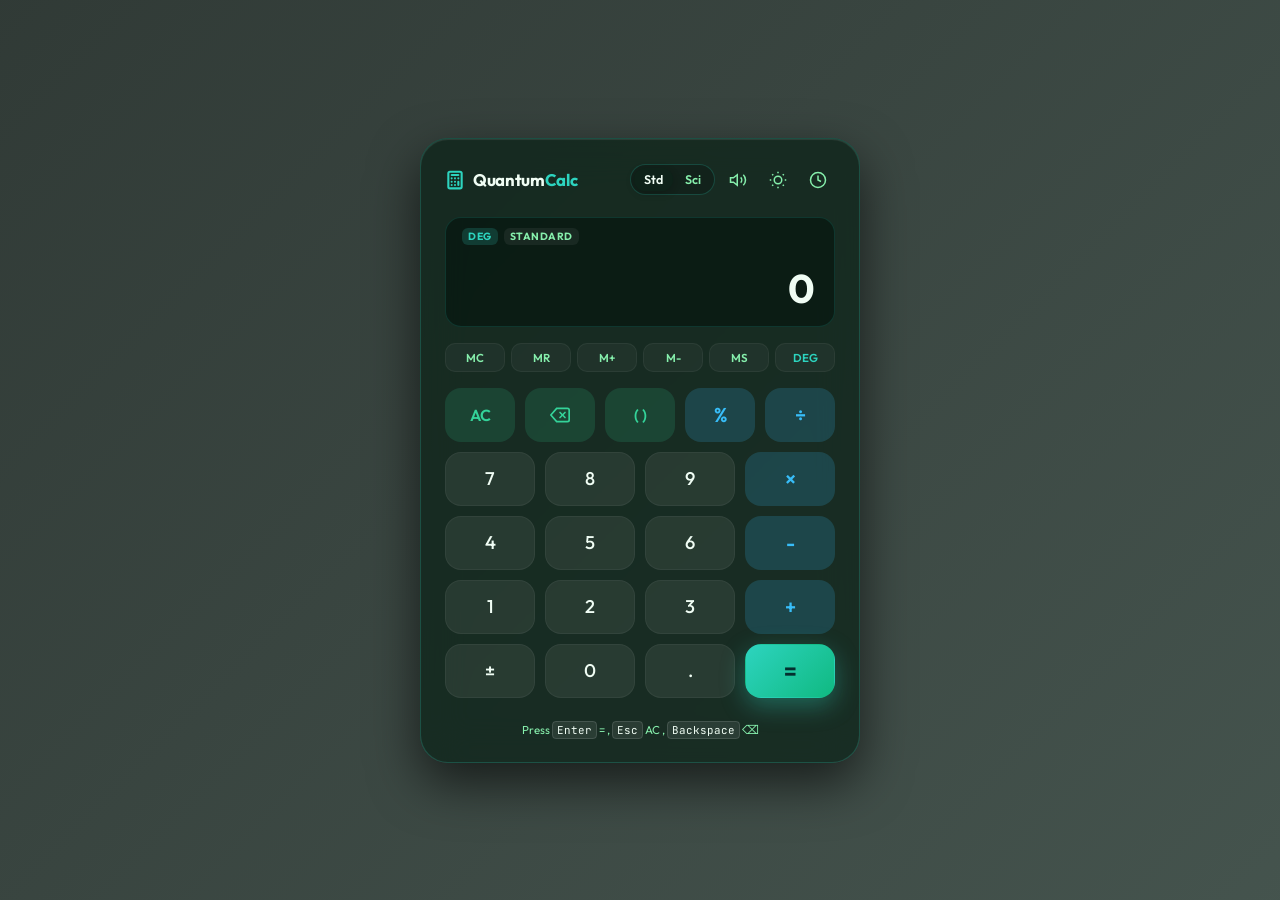
<file: index.html>
<!DOCTYPE html>
<html lang="en" data-theme="nature">
<head>
  <meta charset="UTF-8">
  <meta name="viewport" content="width=device-width, initial-scale=1.0">
  <meta name="description" content="A sleek, powerful, and responsive modern calculator web application with Standard and Scientific modes, history log, customizable themes, and keyboard support.">
  <title>Quantum Calc | Modern Scientific Calculator</title>
  <link rel="preconnect" href="https://fonts.googleapis.com">
  <link rel="preconnect" href="https://fonts.gstatic.com" crossorigin>
  <link href="https://fonts.googleapis.com/css2?family=Outfit:wght@300;400;500;600;700&family=JetBrains+Mono:wght@400;500;700&display=swap" rel="stylesheet">
  <link rel="stylesheet" href="styles.css">
</head>
<body>
  <div class="app-container">
    <!-- Main Calculator Unit -->
    <main class="calculator" id="calculator-app" aria-label="Calculator App">
      
      <!-- Top Bar / Controls Header -->
      <header class="calc-header">
        <div class="brand">
          <div class="logo-icon">
            <svg width="20" height="20" viewBox="0 0 24 24" fill="none" stroke="currentColor" stroke-width="2.5" stroke-linecap="round" stroke-linejoin="round">
              <rect x="4" y="2" width="16" height="20" rx="2"/>
              <line x1="8" y1="6" x2="16" y2="6"/>
              <line x1="16" y1="14" x2="16" y2="18"/>
              <path d="M16 10h.01"/>
              <path d="M12 10h.01"/>
              <path d="M8 10h.01"/>
              <path d="M12 14h.01"/>
              <path d="M8 14h.01"/>
              <path d="M12 18h.01"/>
              <path d="M8 18h.01"/>
            </svg>
          </div>
          <span class="brand-name">Quantum<span class="brand-accent">Calc</span></span>
        </div>

        <div class="header-actions">
          <!-- Mode Switcher -->
          <div class="mode-toggle-group" role="radiogroup" aria-label="Calculator Mode">
            <button type="button" class="mode-btn active" id="btn-mode-standard" data-mode="standard" title="Standard Mode">Std</button>
            <button type="button" class="mode-btn" id="btn-mode-scientific" data-mode="scientific" title="Scientific Mode">Sci</button>
          </div>

          <!-- Sound Toggle -->
          <button type="button" class="icon-btn" id="sound-toggle" title="Toggle Sound Feedback" aria-label="Toggle Sound">
            <svg class="sound-icon-on" width="18" height="18" viewBox="0 0 24 24" fill="none" stroke="currentColor" stroke-width="2">
              <polygon points="11 5 6 9 2 9 2 15 6 15 11 19 11 5"/>
              <path d="M19.07 4.93a10 10 0 0 1 0 14.14M15.54 8.46a5 5 0 0 1 0 7.07"/>
            </svg>
            <svg class="sound-icon-off hidden" width="18" height="18" viewBox="0 0 24 24" fill="none" stroke="currentColor" stroke-width="2">
              <line x1="1" y1="1" x2="23" y2="23"/>
              <polygon points="11 5 6 9 2 9 2 15 6 15 11 19 11 5"/>
            </svg>
          </button>

          <!-- Theme Dropdown -->
          <div class="theme-selector">
            <button type="button" class="icon-btn" id="theme-menu-btn" title="Change Theme" aria-label="Change Theme">
              <svg width="18" height="18" viewBox="0 0 24 24" fill="none" stroke="currentColor" stroke-width="2">
                <circle cx="12" cy="12" r="5"/>
                <path d="M12 1v2M12 21v2M4.22 4.22l1.42 1.42M18.36 18.36l1.42 1.42M1 12h2M21 12h2M4.22 19.78l1.42-1.42M18.36 5.64l1.42-1.42"/>
              </svg>
            </button>
            <div class="theme-dropdown hidden" id="theme-dropdown">
              <button type="button" class="theme-opt active" data-theme="nature">
                <span class="theme-dot nature"></span> 🌲 Forest & River Wildlife
              </button>
              <button type="button" class="theme-opt" data-theme="cyberpunk">
                <span class="theme-dot cyberpunk"></span> 🌉 Cyberpunk Neon Bridge
              </button>
              <button type="button" class="theme-opt" data-theme="glass">
                <span class="theme-dot glass"></span> 🏔️ Cloud Mountain Bridge
              </button>
              <button type="button" class="theme-opt" data-theme="oled">
                <span class="theme-dot oled"></span> 🌌 Cosmic Nebula & Wildlife
              </button>
            </div>
          </div>

          <!-- History Toggle -->
          <button type="button" class="icon-btn" id="history-toggle" title="View History" aria-label="Toggle History">
            <svg width="18" height="18" viewBox="0 0 24 24" fill="none" stroke="currentColor" stroke-width="2">
              <circle cx="12" cy="12" r="10"/>
              <polyline points="12 6 12 12 16 14"/>
            </svg>
          </button>
        </div>
      </header>

      <!-- Calculator Display Screen -->
      <section class="calc-display-container">
        <!-- Display Badges / Status Indicators -->
        <div class="display-badges">
          <span class="badge badge-deg" id="angle-badge" title="Angle Mode (Click to toggle Deg/Rad)">DEG</span>
          <span class="badge badge-mem hidden" id="memory-badge" title="Memory stored">M</span>
          <span class="badge badge-mode" id="mode-badge">STANDARD</span>
        </div>

        <!-- Expression Preview Line -->
        <div class="expression-line" id="expression-display" aria-live="polite"></div>

        <!-- Primary Output Display -->
        <div class="result-line-wrapper">
          <div class="result-line" id="result-display" tabindex="0" aria-live="assertive">0</div>
        </div>
      </section>

      <!-- Memory Toolbar -->
      <div class="memory-bar">
        <button type="button" class="mem-btn" data-action="mc" id="btn-mc" title="Memory Clear">MC</button>
        <button type="button" class="mem-btn" data-action="mr" id="btn-mr" title="Memory Recall">MR</button>
        <button type="button" class="mem-btn" data-action="m-plus" id="btn-mplus" title="Memory Add">M+</button>
        <button type="button" class="mem-btn" data-action="m-minus" id="btn-mminus" title="Memory Subtract">M-</button>
        <button type="button" class="mem-btn" data-action="ms" id="btn-ms" title="Memory Store">MS</button>
        <button type="button" class="mem-btn highlight-badge" id="btn-angle-toggle" title="Toggle Degrees / Radians">DEG</button>
      </div>

      <!-- Keypad Container -->
      <div class="keypad-container" id="keypad">
        
        <!-- Scientific Panel (Visible in Sci mode) -->
        <div class="sci-keypad hidden" id="sci-keypad">
          <button type="button" class="key key-sci" data-action="func" data-value="sin" title="Sine (sin)">sin</button>
          <button type="button" class="key key-sci" data-action="func" data-value="cos" title="Cosine (cos)">cos</button>
          <button type="button" class="key key-sci" data-action="func" data-value="tan" title="Tangent (tan)">tan</button>
          <button type="button" class="key key-sci" data-action="func" data-value="asin" title="Arcsine (asin)">sin⁻¹</button>
          <button type="button" class="key key-sci" data-action="func" data-value="acos" title="Arccosine (acos)">cos⁻¹</button>

          <button type="button" class="key key-sci" data-action="func" data-value="atan" title="Arctangent (atan)">tan⁻¹</button>
          <button type="button" class="key key-sci" data-action="func" data-value="log" title="Logarithm base 10">log</button>
          <button type="button" class="key key-sci" data-action="func" data-value="ln" title="Natural Logarithm">ln</button>
          <button type="button" class="key key-sci" data-action="func" data-value="sqrt" title="Square Root (√)">√</button>
          <button type="button" class="key key-sci" data-action="func" data-value="cbrt" title="Cube Root (∛)">∛</button>

          <button type="button" class="key key-sci" data-action="operator" data-value="^" title="Exponentiation (x^y)">xʸ</button>
          <button type="button" class="key key-sci" data-action="operator" data-value="^2" title="Square (x²)">x²</button>

          <button type="button" class="key key-sci" data-action="constant" data-value="π" title="Pi (π)">π</button>
          <button type="button" class="key key-sci" data-action="constant" data-value="e" title="Euler's Number (e)">e</button>
          <button type="button" class="key key-sci" data-action="action" data-value="factorial" title="Factorial (!)">n!</button>
        </div>

        <!-- Standard Keypad Grid -->
        <div class="std-keypad" id="std-keypad">
          <!-- Row 1 -->
          <button type="button" class="key key-func" data-action="clear-all" title="Clear All (Escape)">AC</button>
          <button type="button" class="key key-func" data-action="backspace" title="Backspace (Backspace)">
            <svg width="20" height="20" viewBox="0 0 24 24" fill="none" stroke="currentColor" stroke-width="2" stroke-linecap="round">
              <path d="M21 4H8l-7 8 7 8h13a2 2 0 0 0 2-2V6a2 2 0 0 0-2-2z"/>
              <line x1="18" y1="9" x2="12" y2="15"/>
              <line x1="12" y1="9" x2="18" y2="15"/>
            </svg>
          </button>
          <button type="button" class="key key-func" data-action="parentheses" data-value="()" title="Parentheses ()">( )</button>
          <button type="button" class="key key-operator" data-action="operator" data-value="%" title="Percent">%</button>
          <button type="button" class="key key-operator" data-action="operator" data-value="÷" title="Divide (/)">÷</button>

          <!-- Row 2 -->
          <button type="button" class="key key-num" data-action="num" data-value="7">7</button>
          <button type="button" class="key key-num" data-action="num" data-value="8">8</button>
          <button type="button" class="key key-num" data-action="num" data-value="9">9</button>
          <button type="button" class="key key-operator" data-action="operator" data-value="×" title="Multiply (*)">×</button>

          <!-- Row 3 -->
          <button type="button" class="key key-num" data-action="num" data-value="4">4</button>
          <button type="button" class="key key-num" data-action="num" data-value="5">5</button>
          <button type="button" class="key key-num" data-action="num" data-value="6">6</button>
          <button type="button" class="key key-operator" data-action="operator" data-value="-" title="Subtract (-)">-</button>

          <!-- Row 4 -->
          <button type="button" class="key key-num" data-action="num" data-value="1">1</button>
          <button type="button" class="key key-num" data-action="num" data-value="2">2</button>
          <button type="button" class="key key-num" data-action="num" data-value="3">3</button>
          <button type="button" class="key key-operator" data-action="operator" data-value="+" title="Add (+)">+</button>

          <!-- Row 5 -->
          <button type="button" class="key key-num" data-action="negate" title="Plus / Minus (±)">±</button>
          <button type="button" class="key key-num" data-action="num" data-value="0">0</button>
          <button type="button" class="key key-num" data-action="decimal" data-value="." title="Decimal point (.)">.</button>
          <button type="button" class="key key-equals" data-action="calculate" title="Calculate (Enter / =)">=</button>
        </div>

      </div>

      <!-- Quick Keyboard Hint Footer -->
      <footer class="calc-footer">
        <span class="hint-text">Press <kbd>Enter</kbd> = , <kbd>Esc</kbd> AC , <kbd>Backspace</kbd> ⌫</span>
      </footer>

    </main>

    <!-- History Drawer Side Panel -->
    <aside class="history-panel hidden" id="history-panel" aria-label="Calculation History">
      <div class="history-header">
        <h3>Calculation History</h3>
        <div class="history-actions">
          <button type="button" class="icon-btn text-btn" id="clear-history-btn" title="Clear History">Clear</button>
          <button type="button" class="icon-btn" id="close-history-btn" title="Close History" aria-label="Close History">
            <svg width="20" height="20" viewBox="0 0 24 24" fill="none" stroke="currentColor" stroke-width="2">
              <line x1="18" y1="6" x2="6" y2="18"/>
              <line x1="6" y1="6" x2="18" y2="18"/>
            </svg>
          </button>
        </div>
      </div>

      <div class="history-list" id="history-list">
        <div class="empty-history" id="empty-history-msg">
          <svg width="36" height="36" viewBox="0 0 24 24" fill="none" stroke="currentColor" stroke-width="1.5">
            <circle cx="12" cy="12" r="10"/>
            <polyline points="12 6 12 12 16 14"/>
          </svg>
          <p>No history yet</p>
          <span>Your calculations will appear here.</span>
        </div>
      </div>
    </aside>
  </div>

  <script src="script.js"></script>
</body>
</html>
</file>
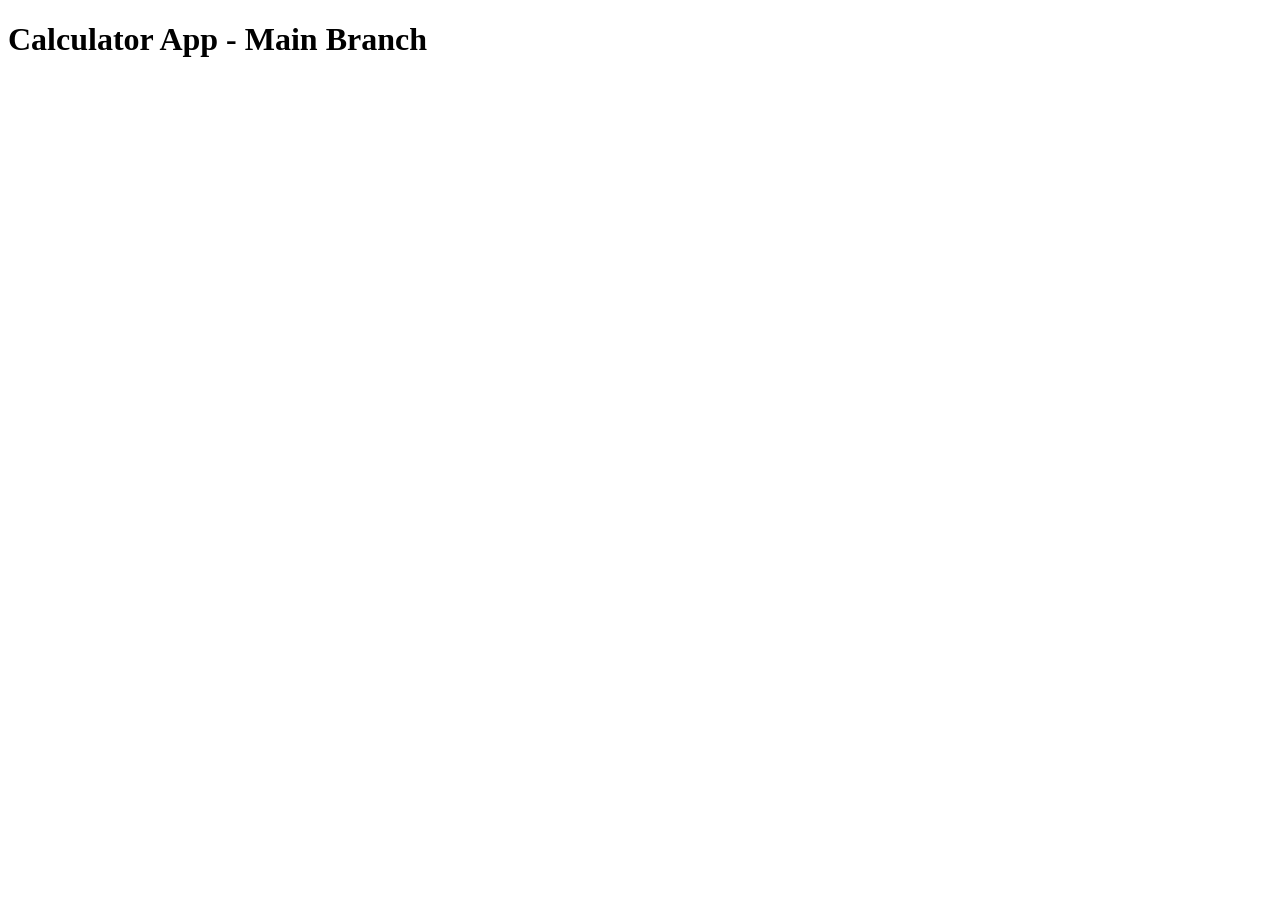
<file: indexfavicon.html>
<!DOCTYPE html>
<html lang="en">
<head>
  <meta charset="UTF-8">
  <meta name="viewport" content="width=device-width, initial-scale=1.0">
  <title>Calculator App</title>
  <!-- Orange / Yellow SVG Favicon -->
  <link rel="icon" type="image/svg+xml" href="data:image/svg+xml,<svg xmlns='http://www.w3.org/2000/svg' viewBox='0 0 100 100'><rect width='100' height='100' rx='24' fill='%23ff9800'/><rect x='15' y='15' width='70' height='22' rx='6' fill='%23fff3e0'/><circle cx='30' cy='52' r='8' fill='%23ffffff'/><circle cx='50' cy='52' r='8' fill='%23ffffff'/><circle cx='70' cy='52' r='8' fill='%23ffffff'/><circle cx='30' cy='74' r='8' fill='%23ffffff'/><circle cx='50' cy='74' r='8' fill='%23ffffff'/><circle cx='70' cy='74' r='8' fill='%23e65100'/></svg>">
</head>
<body>
  <h1>Calculator App - Main Branch</h1>
</body>
</html>
</file>
<file: styles.css>
/* ==========================================================================
   QUANTUM CALC - MODERN DESIGN SYSTEM & STYLES
   ========================================================================== */

/* --------------------------------------------------------------------------
   1. COLOR PALETTES & THEME TOKENS
   -------------------------------------------------------------------------- */
:root {
  /* Default Theme: Cyberpunk Dark */
  --bg-gradient: radial-gradient(circle at 50% 20%, #1a1528 0%, #0d0b14 100%);
  --card-bg: rgba(23, 19, 36, 0.75);
  --card-border: rgba(255, 255, 255, 0.12);
  --card-shadow: 0 20px 50px rgba(0, 0, 0, 0.5), inset 0 1px 1px rgba(255, 255, 255, 0.1);
  
  --text-main: #f0f2f8;
  --text-muted: #8b8eab;
  --brand-accent: #00f2fe;
  
  --display-bg: rgba(10, 8, 18, 0.6);
  --display-border: rgba(255, 255, 255, 0.08);
  
  --btn-num-bg: rgba(255, 255, 255, 0.06);
  --btn-num-hover: rgba(255, 255, 255, 0.12);
  --btn-num-text: #ffffff;
  
  --btn-func-bg: rgba(255, 255, 255, 0.1);
  --btn-func-hover: rgba(255, 255, 255, 0.18);
  --btn-func-text: #00f2fe;
  
  --btn-op-bg: rgba(255, 0, 127, 0.15);
  --btn-op-hover: rgba(255, 0, 127, 0.28);
  --btn-op-text: #ff3b94;
  
  --btn-equals-bg: linear-gradient(135deg, #00f2fe 0%, #4facfe 100%);
  --btn-equals-hover: linear-gradient(135deg, #38f9d7 0%, #4facfe 100%);
  --btn-equals-text: #080c16;
  --btn-equals-shadow: 0 8px 24px rgba(0, 242, 254, 0.35);

  --btn-sci-bg: rgba(0, 242, 254, 0.08);
  --btn-sci-hover: rgba(0, 242, 254, 0.16);
  --btn-sci-text: #70e4ef;
  
  --badge-deg-bg: rgba(0, 242, 254, 0.15);
  --badge-deg-text: #00f2fe;
  --badge-mem-bg: rgba(255, 184, 0, 0.2);
  --badge-mem-text: #ffb800;

  --history-panel-bg: rgba(15, 12, 25, 0.92);
  --history-item-hover: rgba(255, 255, 255, 0.05);

  --font-sans: 'Outfit', -apple-system, BlinkMacSystemFont, 'Segoe UI', Roboto, sans-serif;
  --font-mono: 'JetBrains Mono', monospace;
  
  --radius-lg: 28px;
  --radius-md: 16px;
  --radius-sm: 10px;
}

/* Theme: Cyberpunk Neon Bridge */
[data-theme="cyberpunk"] {
  --bg-gradient: linear-gradient(135deg, rgba(13, 10, 26, 0.82) 0%, rgba(20, 8, 30, 0.75) 100%),
    url('https://images.unsplash.com/photo-1519501025264-65ba15a82390?auto=format&fit=crop&w=1920&q=80') center/cover no-repeat fixed;
  --card-bg: rgba(23, 19, 36, 0.75);
  --card-border: rgba(255, 255, 255, 0.12);
  --card-shadow: 0 20px 50px rgba(0, 0, 0, 0.5), inset 0 1px 1px rgba(255, 255, 255, 0.1);
  
  --text-main: #f0f2f8;
  --text-muted: #8b8eab;
  --brand-accent: #00f2fe;
  
  --display-bg: rgba(10, 8, 18, 0.6);
  --display-border: rgba(255, 255, 255, 0.08);
  
  --btn-num-bg: rgba(255, 255, 255, 0.06);
  --btn-num-hover: rgba(255, 255, 255, 0.12);
  --btn-num-text: #ffffff;
  
  --btn-func-bg: rgba(255, 255, 255, 0.1);
  --btn-func-hover: rgba(255, 255, 255, 0.18);
  --btn-func-text: #00f2fe;
  
  --btn-op-bg: rgba(255, 0, 127, 0.15);
  --btn-op-hover: rgba(255, 0, 127, 0.28);
  --btn-op-text: #ff3b94;
  
  --btn-equals-bg: linear-gradient(135deg, #00f2fe 0%, #4facfe 100%);
  --btn-equals-hover: linear-gradient(135deg, #38f9d7 0%, #4facfe 100%);
  --btn-equals-text: #080c16;
  --btn-equals-shadow: 0 8px 24px rgba(0, 242, 254, 0.35);

  --btn-sci-bg: rgba(0, 242, 254, 0.08);
  --btn-sci-hover: rgba(0, 242, 254, 0.16);
  --btn-sci-text: #70e4ef;
  
  --badge-deg-bg: rgba(0, 242, 254, 0.15);
  --badge-deg-text: #00f2fe;
  --badge-mem-bg: rgba(255, 184, 0, 0.2);
  --badge-mem-text: #ffb800;

  --history-panel-bg: rgba(15, 12, 25, 0.92);
  --history-item-hover: rgba(255, 255, 255, 0.05);
}

/* Theme: Forest & River Wildlife */
[data-theme="nature"] {
  --bg-gradient: linear-gradient(135deg, rgba(3, 15, 10, 0.82) 0%, rgba(6, 26, 18, 0.75) 100%),
    url('https://images.unsplash.com/photo-1470071459604-3b5ec3a7fe05?auto=format&fit=crop&w=1920&q=80') center/cover no-repeat fixed;
  --card-bg: rgba(13, 35, 24, 0.75);
  --card-border: rgba(45, 212, 191, 0.22);
  --card-shadow: 0 20px 50px rgba(0, 0, 0, 0.6), inset 0 1px 1px rgba(255, 255, 255, 0.1);
  
  --text-main: #f0fdf4;
  --text-muted: #86efac;
  --brand-accent: #2dd4bf;
  
  --display-bg: rgba(6, 20, 14, 0.65);
  --display-border: rgba(45, 212, 191, 0.15);
  
  --btn-num-bg: rgba(255, 255, 255, 0.07);
  --btn-num-hover: rgba(255, 255, 255, 0.14);
  --btn-num-text: #f0fdf4;
  
  --btn-func-bg: rgba(52, 211, 153, 0.15);
  --btn-func-hover: rgba(52, 211, 153, 0.28);
  --btn-func-text: #34d399;
  
  --btn-op-bg: rgba(56, 189, 248, 0.18);
  --btn-op-hover: rgba(56, 189, 248, 0.32);
  --btn-op-text: #38bdf8;
  
  --btn-equals-bg: linear-gradient(135deg, #2dd4bf 0%, #10b981 100%);
  --btn-equals-hover: linear-gradient(135deg, #5eead4 0%, #059669 100%);
  --btn-equals-text: #042f2e;
  --btn-equals-shadow: 0 8px 24px rgba(45, 212, 191, 0.35);

  --btn-sci-bg: rgba(45, 212, 191, 0.1);
  --btn-sci-hover: rgba(45, 212, 191, 0.2);
  --btn-sci-text: #5eead4;
  
  --badge-deg-bg: rgba(45, 212, 191, 0.18);
  --badge-deg-text: #2dd4bf;
  --badge-mem-bg: rgba(250, 204, 21, 0.22);
  --badge-mem-text: #facc15;

  --history-panel-bg: rgba(8, 24, 17, 0.94);
  --history-item-hover: rgba(255, 255, 255, 0.06);
}

/* Theme: Cloud Mountain Bridge */
[data-theme="glass"] {
  --bg-gradient: linear-gradient(135deg, rgba(230, 240, 255, 0.65) 0%, rgba(210, 225, 250, 0.55) 100%),
    url('https://images.unsplash.com/photo-1464822759023-fed622ff2c3b?auto=format&fit=crop&w=1920&q=80') center/cover no-repeat fixed;
  --card-bg: rgba(255, 255, 255, 0.65);
  --card-border: rgba(255, 255, 255, 0.6);
  --card-shadow: 0 20px 50px rgba(31, 38, 135, 0.18), inset 0 1px 1px rgba(255, 255, 255, 0.8);
  
  --text-main: #1e293b;
  --text-muted: #475569;
  --brand-accent: #3b82f6;
  
  --display-bg: rgba(255, 255, 255, 0.45);
  --display-border: rgba(255, 255, 255, 0.5);
  
  --btn-num-bg: rgba(255, 255, 255, 0.7);
  --btn-num-hover: rgba(255, 255, 255, 0.95);
  --btn-num-text: #1e293b;
  
  --btn-func-bg: rgba(59, 130, 246, 0.1);
  --btn-func-hover: rgba(59, 130, 246, 0.2);
  --btn-func-text: #2563eb;
  
  --btn-op-bg: rgba(236, 72, 153, 0.1);
  --btn-op-hover: rgba(236, 72, 153, 0.2);
  --btn-op-text: #db2777;
  
  --btn-equals-bg: linear-gradient(135deg, #3b82f6 0%, #2563eb 100%);
  --btn-equals-hover: linear-gradient(135deg, #60a5fa 0%, #1d4ed8 100%);
  --btn-equals-text: #ffffff;
  --btn-equals-shadow: 0 8px 24px rgba(37, 99, 235, 0.3);

  --btn-sci-bg: rgba(147, 51, 234, 0.08);
  --btn-sci-hover: rgba(147, 51, 234, 0.16);
  --btn-sci-text: #7c3aed;
  
  --badge-deg-bg: rgba(59, 130, 246, 0.15);
  --badge-deg-text: #2563eb;
  --badge-mem-bg: rgba(245, 158, 11, 0.2);
  --badge-mem-text: #d97706;

  --history-panel-bg: rgba(255, 255, 255, 0.95);
  --history-item-hover: rgba(0, 0, 0, 0.04);
}

/* Theme: Cosmic Nebula & Wildlife */
[data-theme="oled"] {
  --bg-gradient: linear-gradient(135deg, rgba(0, 0, 0, 0.82) 0%, rgba(4, 8, 12, 0.75) 100%),
    url('https://images.unsplash.com/photo-1506703719100-a0f3a48c0f86?auto=format&fit=crop&w=1920&q=80') center/cover no-repeat fixed;
  --card-bg: rgba(9, 9, 11, 0.82);
  --card-border: #27272a;
  --card-shadow: 0 20px 50px rgba(0, 0, 0, 0.8);
  
  --text-main: #f4f4f5;
  --text-muted: #71717a;
  --brand-accent: #10b981;
  
  --display-bg: #18181b;
  --display-border: #27272a;
  
  --btn-num-bg: #18181b;
  --btn-num-hover: #27272a;
  --btn-num-text: #f4f4f5;
  
  --btn-func-bg: rgba(16, 185, 129, 0.12);
  --btn-func-hover: rgba(16, 185, 129, 0.22);
  --btn-func-text: #10b981;
  
  --btn-op-bg: rgba(99, 102, 241, 0.15);
  --btn-op-hover: rgba(99, 102, 241, 0.28);
  --btn-op-text: #818cf8;
  
  --btn-equals-bg: linear-gradient(135deg, #10b981 0%, #059669 100%);
  --btn-equals-hover: linear-gradient(135deg, #34d399 0%, #047857 100%);
  --btn-equals-text: #000000;
  --btn-equals-shadow: 0 8px 24px rgba(16, 185, 129, 0.25);

  --btn-sci-bg: rgba(99, 102, 241, 0.08);
  --btn-sci-hover: rgba(99, 102, 241, 0.16);
  --btn-sci-text: #a5b4fc;
  
  --badge-deg-bg: rgba(16, 185, 129, 0.15);
  --badge-deg-text: #10b981;
  --badge-mem-bg: rgba(245, 158, 11, 0.2);
  --badge-mem-text: #fbbf24;

  --history-panel-bg: rgba(9, 9, 11, 0.95);
  --history-item-hover: #18181b;
}

/* --------------------------------------------------------------------------
   2. GLOBAL RESET & BASE STYLES
   -------------------------------------------------------------------------- */
*, *::before, *::after {
  box-sizing: border-box;
  margin: 0;
  padding: 0;
  user-select: none;
  -webkit-user-select: none;
}

body {
  font-family: var(--font-sans);
  background: var(--bg-gradient);
  color: var(--text-main);
  min-height: 100vh;
  display: flex;
  justify-content: center;
  align-items: center;
  padding: 20px;
  overflow-x: hidden;
  transition: background 0.4s ease, color 0.4s ease;
}

/* Utility Class */
.hidden {
  display: none !important;
}

/* --------------------------------------------------------------------------
   3. CONTAINER & CALCULATOR FRAME
   -------------------------------------------------------------------------- */
.app-container {
  position: relative;
  width: 100%;
  max-width: 440px;
  display: flex;
  justify-content: center;
}

.calculator {
  width: 100%;
  background: var(--card-bg);
  backdrop-filter: blur(20px);
  -webkit-backdrop-filter: blur(20px);
  border: 1px solid var(--card-border);
  box-shadow: var(--card-shadow);
  border-radius: var(--radius-lg);
  padding: 24px;
  display: flex;
  flex-direction: column;
  gap: 16px;
  transition: transform 0.3s cubic-bezier(0.16, 1, 0.3, 1), box-shadow 0.3s ease, background 0.3s ease;
}

/* --------------------------------------------------------------------------
   4. HEADER & TOP CONTROLS
   -------------------------------------------------------------------------- */
.calc-header {
  display: flex;
  justify-content: space-between;
  align-items: center;
  padding-bottom: 4px;
}

.brand {
  display: flex;
  align-items: center;
  gap: 8px;
  font-weight: 700;
  font-size: 1.05rem;
  letter-spacing: -0.02em;
}

.logo-icon {
  color: var(--brand-accent);
  display: flex;
  align-items: center;
}

.brand-accent {
  color: var(--brand-accent);
}

.header-actions {
  display: flex;
  align-items: center;
  gap: 6px;
}

/* Mode Switcher Buttons */
.mode-toggle-group {
  display: flex;
  background: rgba(0, 0, 0, 0.2);
  border: 1px solid var(--card-border);
  border-radius: 20px;
  padding: 3px;
  gap: 2px;
}

.mode-btn {
  background: transparent;
  border: none;
  color: var(--text-muted);
  font-family: var(--font-sans);
  font-size: 0.78rem;
  font-weight: 600;
  padding: 4px 10px;
  border-radius: 14px;
  cursor: pointer;
  transition: all 0.2s ease;
}

.mode-btn.active {
  background: var(--card-bg);
  color: var(--text-main);
  box-shadow: 0 2px 8px rgba(0, 0, 0, 0.2);
}

/* Icon Buttons */
.icon-btn {
  background: transparent;
  border: none;
  color: var(--text-muted);
  width: 34px;
  height: 34px;
  border-radius: 50%;
  display: flex;
  align-items: center;
  justify-content: center;
  cursor: pointer;
  transition: all 0.2s ease;
}

.icon-btn:hover {
  color: var(--text-main);
  background: rgba(255, 255, 255, 0.08);
}

.text-btn {
  width: auto;
  padding: 0 10px;
  border-radius: var(--radius-sm);
  font-size: 0.82rem;
  font-weight: 500;
}

/* Theme Dropdown */
.theme-selector {
  position: relative;
}

.theme-dropdown {
  position: absolute;
  top: 40px;
  right: 0;
  background: var(--history-panel-bg);
  border: 1px solid var(--card-border);
  box-shadow: 0 12px 32px rgba(0, 0, 0, 0.4);
  border-radius: var(--radius-md);
  padding: 6px;
  display: flex;
  flex-direction: column;
  gap: 4px;
  z-index: 100;
  width: 170px;
  backdrop-filter: blur(16px);
}

.theme-opt {
  display: flex;
  align-items: center;
  gap: 8px;
  background: transparent;
  border: none;
  color: var(--text-muted);
  font-family: var(--font-sans);
  font-size: 0.82rem;
  font-weight: 500;
  padding: 8px 12px;
  border-radius: var(--radius-sm);
  cursor: pointer;
  text-align: left;
  transition: all 0.2s ease;
}

.theme-opt:hover, .theme-opt.active {
  color: var(--text-main);
  background: var(--history-item-hover);
}

.theme-dot {
  width: 10px;
  height: 10px;
  border-radius: 50%;
  display: inline-block;
}
.theme-dot.nature { background: #2dd4bf; box-shadow: 0 0 6px #2dd4bf; }
.theme-dot.cyberpunk { background: #00f2fe; box-shadow: 0 0 6px #00f2fe; }
.theme-dot.glass { background: #3b82f6; }
.theme-dot.oled { background: #10b981; }

/* --------------------------------------------------------------------------
   5. CALCULATOR DISPLAY SCREEN
   -------------------------------------------------------------------------- */
.calc-display-container {
  background: var(--display-bg);
  border: 1px solid var(--display-border);
  border-radius: var(--radius-md);
  padding: 16px 20px;
  display: flex;
  flex-direction: column;
  justify-content: flex-end;
  min-height: 110px;
  position: relative;
  overflow: hidden;
}

.display-badges {
  position: absolute;
  top: 10px;
  left: 16px;
  display: flex;
  gap: 6px;
  align-items: center;
}

.badge {
  font-size: 0.65rem;
  font-weight: 700;
  letter-spacing: 0.05em;
  padding: 2px 6px;
  border-radius: 6px;
  text-transform: uppercase;
}

.badge-deg {
  background: var(--badge-deg-bg);
  color: var(--badge-deg-text);
  cursor: pointer;
  transition: opacity 0.2s;
}

.badge-mem {
  background: var(--badge-mem-bg);
  color: var(--badge-mem-text);
}

.badge-mode {
  background: rgba(255, 255, 255, 0.06);
  color: var(--text-muted);
}

.expression-line {
  font-family: var(--font-mono);
  font-size: 0.92rem;
  color: var(--text-muted);
  min-height: 1.4em;
  text-align: right;
  word-break: break-all;
  overflow-x: auto;
  white-space: nowrap;
  scrollbar-width: none; /* Firefox */
  padding-bottom: 2px;
}

.expression-line::-webkit-scrollbar {
  display: none;
}

.result-line-wrapper {
  overflow-x: auto;
  text-align: right;
  scrollbar-width: none;
}

.result-line-wrapper::-webkit-scrollbar {
  display: none;
}

.result-line {
  font-family: var(--font-sans);
  font-size: 2.5rem;
  font-weight: 700;
  color: var(--text-main);
  letter-spacing: -0.02em;
  line-height: 1.1;
  word-break: normal;
  white-space: nowrap;
  outline: none;
  transition: font-size 0.15s ease;
}

/* --------------------------------------------------------------------------
   6. MEMORY TOOLBAR
   -------------------------------------------------------------------------- */
.memory-bar {
  display: flex;
  gap: 6px;
}

.mem-btn {
  flex: 1;
  background: rgba(255, 255, 255, 0.04);
  border: 1px solid rgba(255, 255, 255, 0.05);
  border-radius: var(--radius-sm);
  color: var(--text-muted);
  font-family: var(--font-sans);
  font-size: 0.72rem;
  font-weight: 600;
  padding: 6px 0;
  cursor: pointer;
  transition: all 0.2s ease;
}

.mem-btn:hover {
  background: rgba(255, 255, 255, 0.09);
  color: var(--text-main);
}

.mem-btn.highlight-badge {
  color: var(--brand-accent);
}

/* --------------------------------------------------------------------------
   7. KEYPAD & BUTTONS
   -------------------------------------------------------------------------- */
.keypad-container {
  display: flex;
  flex-direction: column;
  gap: 10px;
}

/* Scientific Keypad Grid */
.sci-keypad {
  display: grid;
  grid-template-columns: repeat(5, 1fr);
  gap: 8px;
  padding-bottom: 4px;
  border-bottom: 1px solid var(--display-border);
  animation: fadeInDown 0.25s cubic-bezier(0.16, 1, 0.3, 1);
}

/* Standard Keypad Grid - 20-column layout supporting 5 items in Row 1 & 4 items in Rows 2-5 */
.std-keypad {
  display: grid;
  grid-template-columns: repeat(20, 1fr);
  gap: 10px;
}

/* Row 1 (5 items: AC, ⌫, (), %, ÷) - 4 cols each = 20 total */
.std-keypad > :nth-child(-n+5) {
  grid-column: span 4;
}

/* Rows 2-5 (4 items per row) - 5 cols each = 20 total */
.std-keypad > :nth-child(n+6) {
  grid-column: span 5;
}

/* Standard key sizes */
.key {
  position: relative;
  height: 54px;
  border-radius: var(--radius-md);
  border: 1px solid transparent;
  font-family: var(--font-sans);
  font-size: 1.15rem;
  font-weight: 500;
  display: flex;
  align-items: center;
  justify-content: center;
  cursor: pointer;
  outline: none;
  transition: transform 0.1s ease, box-shadow 0.15s ease, background 0.15s ease, color 0.15s ease;
  overflow: hidden;
}

.key:active, .key.active {
  transform: scale(0.93);
}

/* Key Styles by Category */
.key-num {
  background: var(--btn-num-bg);
  color: var(--btn-num-text);
  border-color: rgba(255, 255, 255, 0.05);
}
.key-num:hover {
  background: var(--btn-num-hover);
}

.key-func {
  background: var(--btn-func-bg);
  color: var(--btn-func-text);
  font-size: 1rem;
  font-weight: 600;
}
.key-func:hover {
  background: var(--btn-func-hover);
}

.key-operator {
  background: var(--btn-op-bg);
  color: var(--btn-op-text);
  font-size: 1.25rem;
  font-weight: 600;
}
.key-operator:hover {
  background: var(--btn-op-hover);
}

.key-equals {
  background: var(--btn-equals-bg);
  color: var(--btn-equals-text);
  font-size: 1.4rem;
  font-weight: 700;
  box-shadow: var(--btn-equals-shadow);
}
.key-equals:hover {
  background: var(--btn-equals-hover);
  box-shadow: 0 10px 28px rgba(0, 242, 254, 0.45);
}

.key-sci {
  height: 42px;
  font-size: 0.85rem;
  font-weight: 500;
  background: var(--btn-sci-bg);
  color: var(--btn-sci-text);
  border-radius: var(--radius-sm);
}
.key-sci:hover {
  background: var(--btn-sci-hover);
}

/* Ripple Feedback Effect */
.key::after {
  content: "";
  position: absolute;
  width: 100%;
  height: 100%;
  top: 0;
  left: 0;
  pointer-events: none;
  background-image: radial-gradient(circle, #fff 10%, transparent 10.01%);
  background-repeat: no-repeat;
  background-position: 50%;
  transform: scale(10, 10);
  opacity: 0;
  transition: transform 0.4s, opacity 0.8s;
}

.key:active::after {
  transform: scale(0, 0);
  opacity: 0.3;
  transition: 0s;
}

/* --------------------------------------------------------------------------
   8. FOOTER & KEYBOARD HINTS
   -------------------------------------------------------------------------- */
.calc-footer {
  text-align: center;
  padding-top: 4px;
}

.hint-text {
  font-size: 0.72rem;
  color: var(--text-muted);
}

kbd {
  background: rgba(255, 255, 255, 0.08);
  border: 1px solid rgba(255, 255, 255, 0.12);
  border-radius: 4px;
  padding: 1px 4px;
  font-family: var(--font-mono);
  font-size: 0.68rem;
  color: var(--text-main);
}

/* --------------------------------------------------------------------------
   9. HISTORY DRAWER PANEL
   -------------------------------------------------------------------------- */
.history-panel {
  position: absolute;
  top: 0;
  right: 0;
  bottom: 0;
  left: 0;
  background: var(--history-panel-bg);
  backdrop-filter: blur(24px);
  -webkit-backdrop-filter: blur(24px);
  border-radius: var(--radius-lg);
  border: 1px solid var(--card-border);
  padding: 24px;
  z-index: 90;
  display: flex;
  flex-direction: column;
  gap: 16px;
  animation: slideInRight 0.25s cubic-bezier(0.16, 1, 0.3, 1);
}

.history-header {
  display: flex;
  justify-content: space-between;
  align-items: center;
  border-bottom: 1px solid var(--display-border);
  padding-bottom: 12px;
}

.history-header h3 {
  font-size: 1.05rem;
  font-weight: 600;
}

.history-actions {
  display: flex;
  align-items: center;
  gap: 8px;
}

.history-list {
  flex: 1;
  overflow-y: auto;
  display: flex;
  flex-direction: column;
  gap: 10px;
  padding-right: 4px;
}

.history-list::-webkit-scrollbar {
  width: 5px;
}

.history-list::-webkit-scrollbar-thumb {
  background: rgba(255, 255, 255, 0.15);
  border-radius: 10px;
}

.history-item {
  background: rgba(255, 255, 255, 0.03);
  border: 1px solid var(--display-border);
  border-radius: var(--radius-md);
  padding: 12px 14px;
  cursor: pointer;
  transition: all 0.2s ease;
  display: flex;
  flex-direction: column;
  align-items: flex-end;
  gap: 4px;
}

.history-item:hover {
  background: var(--history-item-hover);
  border-color: var(--brand-accent);
  transform: translateY(-1px);
}

.history-item .hist-expr {
  font-family: var(--font-mono);
  font-size: 0.85rem;
  color: var(--text-muted);
}

.history-item .hist-res {
  font-family: var(--font-sans);
  font-size: 1.25rem;
  font-weight: 700;
  color: var(--text-main);
}

.empty-history {
  display: flex;
  flex-direction: column;
  align-items: center;
  justify-content: center;
  height: 100%;
  color: var(--text-muted);
  gap: 8px;
  text-align: center;
}

.empty-history p {
  font-weight: 600;
  font-size: 0.95rem;
}

.empty-history span {
  font-size: 0.8rem;
  opacity: 0.7;
}

/* --------------------------------------------------------------------------
   10. ANIMATIONS & RESPONSIVE DESIGN
   -------------------------------------------------------------------------- */
@keyframes fadeInDown {
  from { opacity: 0; transform: translateY(-10px); }
  to { opacity: 1; transform: translateY(0); }
}

@keyframes slideInRight {
  from { opacity: 0; transform: translateX(20px); }
  to { opacity: 1; transform: translateX(0); }
}

@media (max-width: 480px) {
  body {
    padding: 12px;
  }

  .calculator {
    padding: 18px;
    border-radius: 22px;
  }

  .result-line {
    font-size: 2.1rem;
  }

  .key {
    height: 48px;
    font-size: 1.05rem;
  }

  .key-sci {
    height: 38px;
    font-size: 0.78rem;
  }
}
</file>
